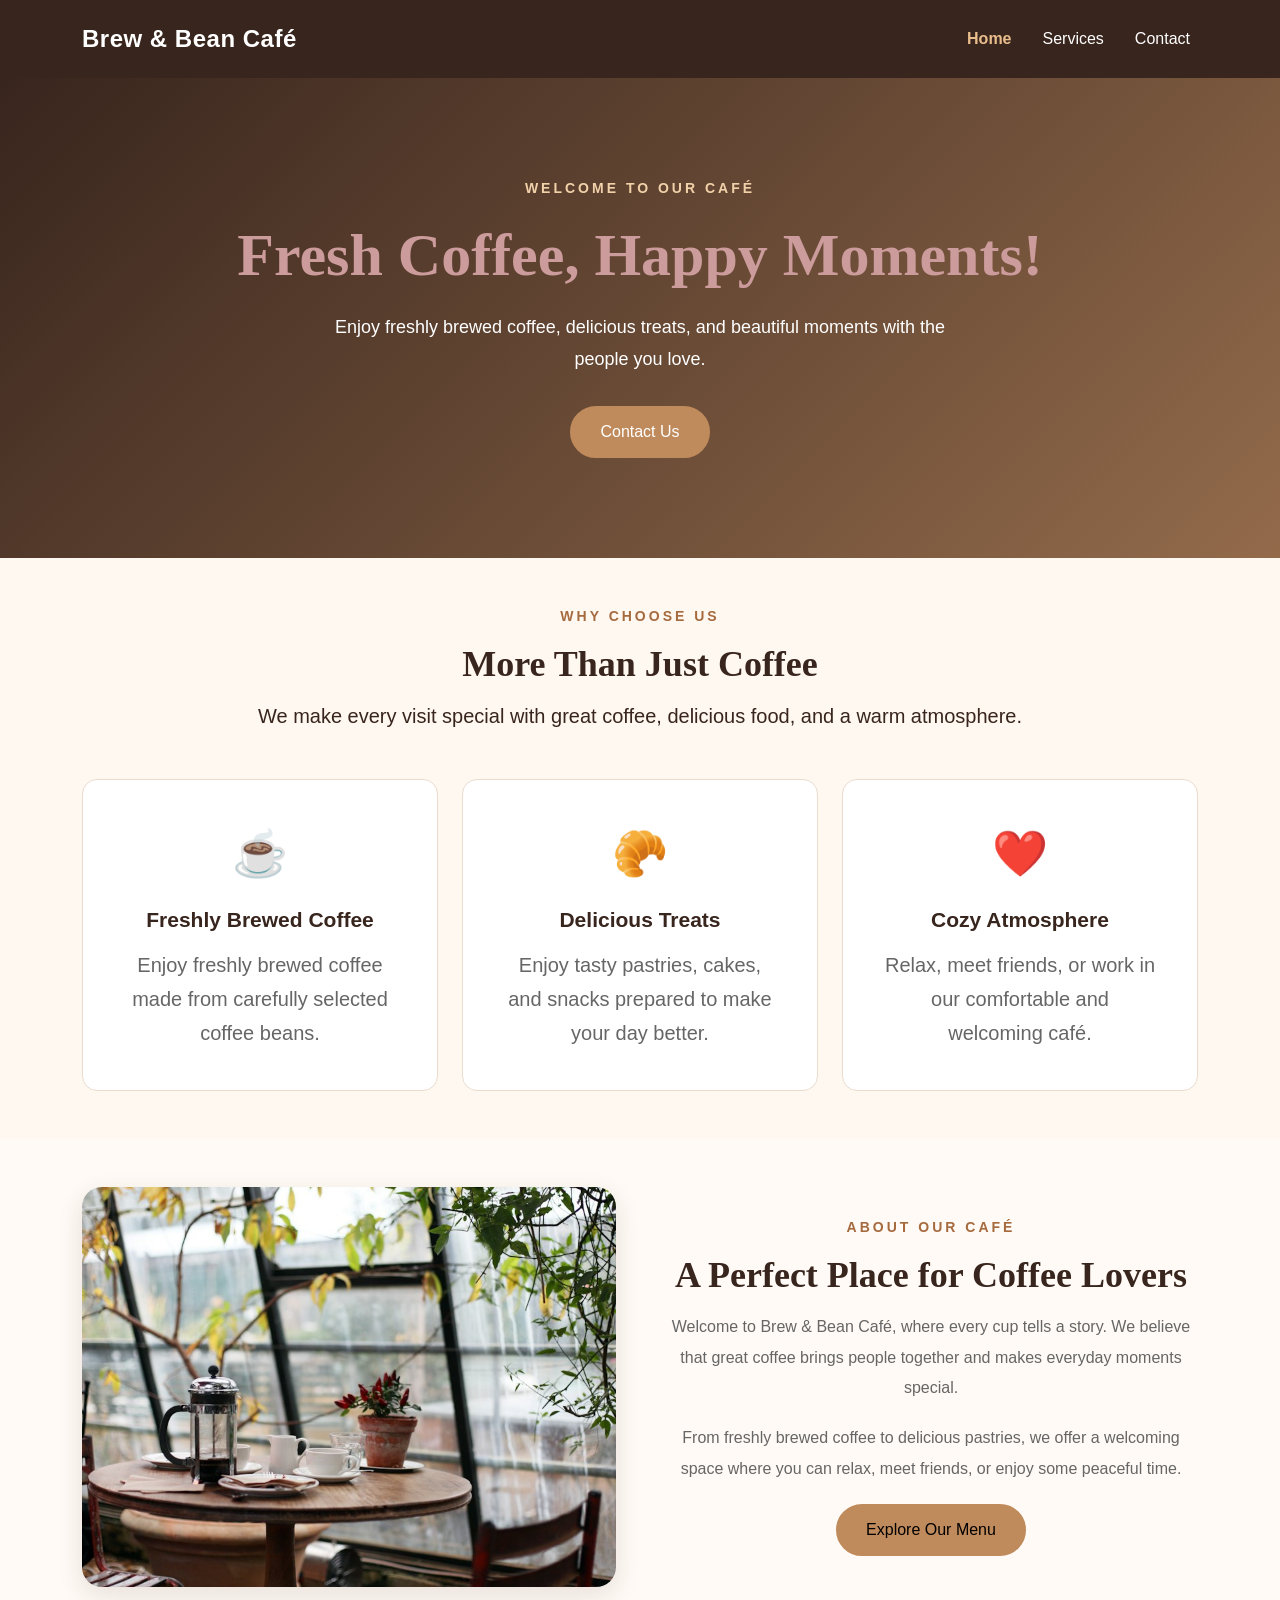
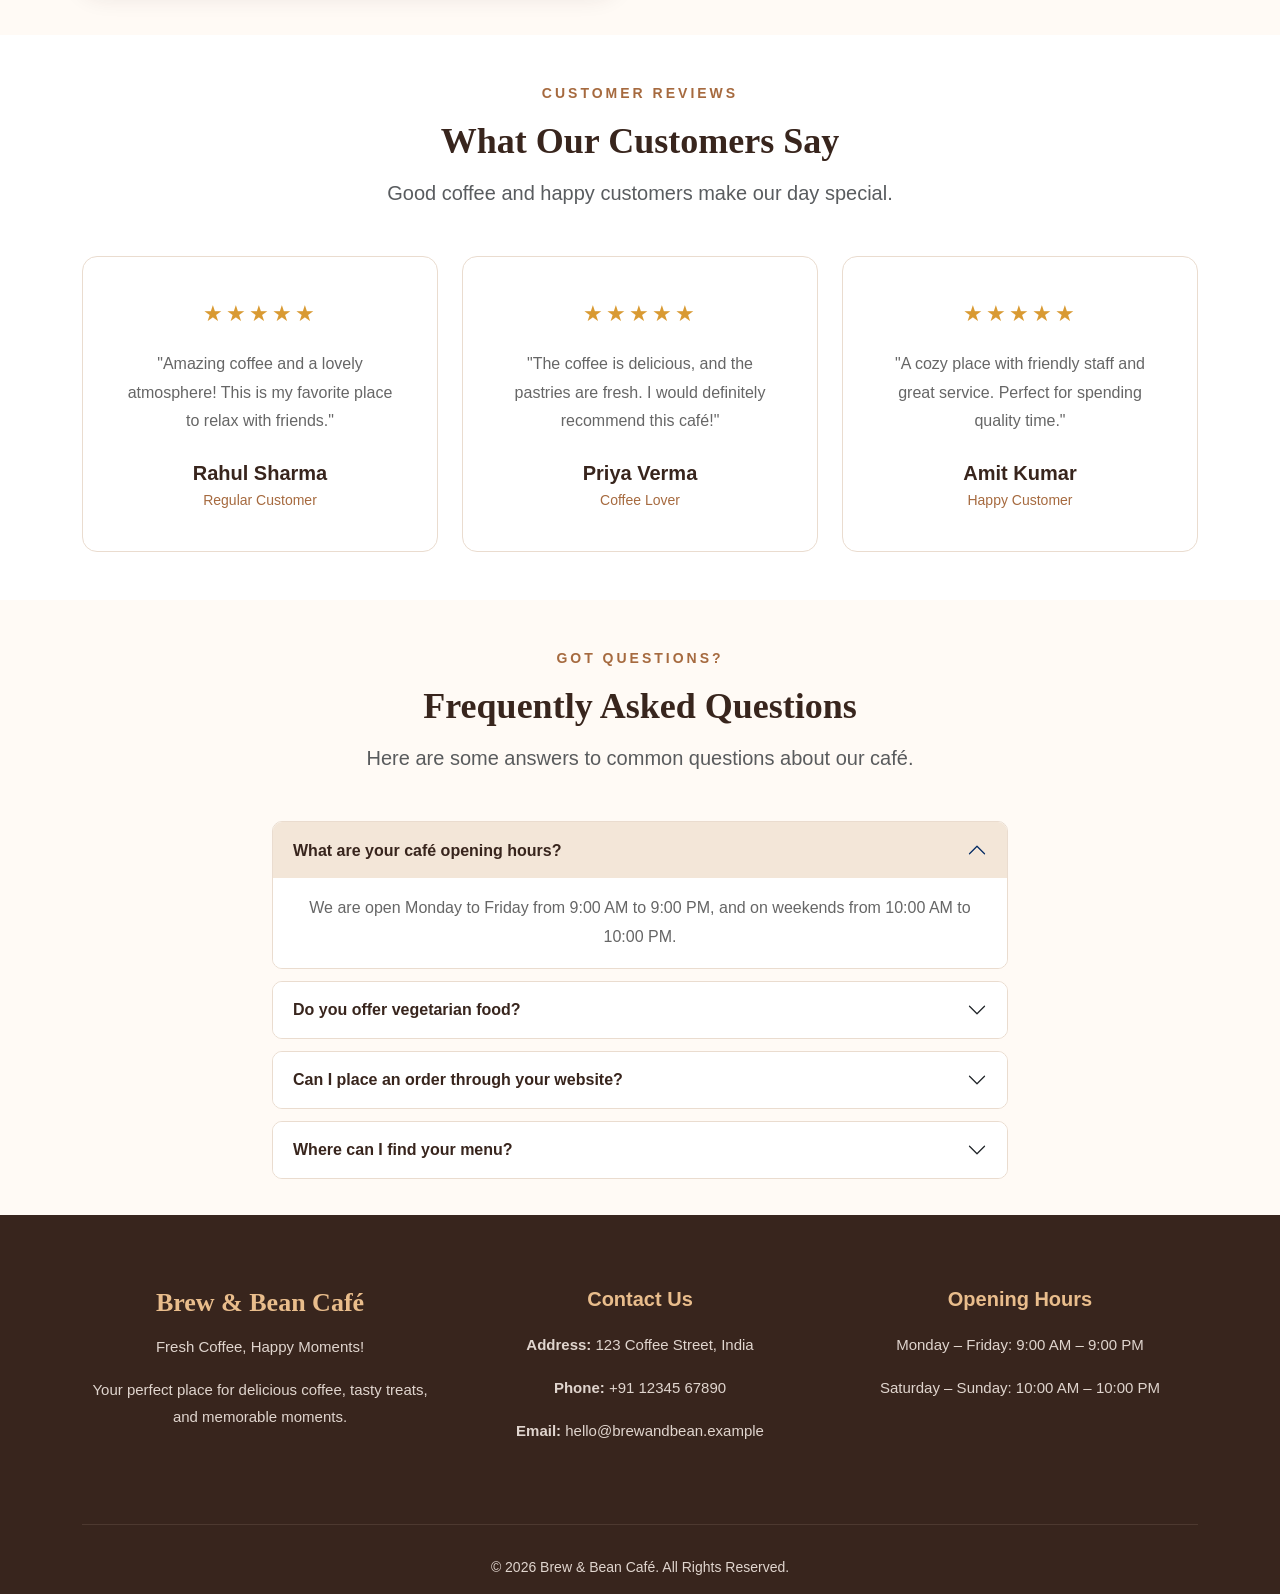
<file: index.html>
<!doctype html>
<html lang="en">
  <head>
    <meta charset="UTF-8" />
    <meta name="viewport" content="width=device-width, initial-scale=1.0" />
    <title>Brew & Bean Cafe</title>
    <!-- Bootstrap CSS -->
    <link
      href="https://cdn.jsdelivr.net/npm/bootstrap@5.3.8/dist/css/bootstrap.min.css"
      rel="stylesheet"
    />

    <!-- Custom CSS -->
    <link rel="stylesheet" href="style.css" />
  </head>
  <body>
    <!-- Navbar Start -->
    <nav class="navbar navbar-expand-lg navbar-dark cafe-navbar">
      <div class="container">
        <!-- Brand Name -->
        <a class="navbar-brand cafe-brand" href="index.html">
          Brew & Bean Café
        </a>

        <!-- Mobile Hamburger Button -->
        <button
          class="navbar-toggler"
          type="button"
          data-bs-toggle="collapse"
          data-bs-target="#mainNavbar"
          aria-controls="mainNavbar"
          aria-expanded="false"
          aria-label="Toggle navigation"
        >
          <span class="navbar-toggler-icon"></span>
        </button>

        <!-- Navbar Links -->
        <div class="collapse navbar-collapse" id="mainNavbar">
          <ul class="navbar-nav ms-auto">
            <li class="nav-item">
              <a class="nav-link active" aria-current="page" href="index.html"
                >Home</a
              >
            </li>

            <li class="nav-item">
              <a class="nav-link" href="services.html">Services</a>
            </li>

            <li class="nav-item">
              <a class="nav-link" href="contact.html">Contact</a>
            </li>
          </ul>
        </div>
      </div>
    </nav>
    <!-- Navbar End -->

    <!-- Hero Section Start -->
    <header class="hero-section text-center">
      <div class="container">
        <p class="hero-label">WELCOME TO OUR CAFÉ</p>

        <h1>Fresh Coffee, Happy Moments!</h1>

        <p class="hero-description">
          Enjoy freshly brewed coffee, delicious treats, and beautiful moments
          with the people you love.
        </p>

        <a href="contact.html" class="btn cafe-button"> Contact Us </a>
      </div>
    </header>
    <!-- Hero Section End -->

    <section class="why-choose-us py-5">
      <div class="container">
        <div class="text-center mb-5">
          <p class="section-label">WHY CHOOSE US</p>
          <h2 class="section-heading">More Than Just Coffee</h2>
          <p>
            We make every visit special with great coffee, delicious food, and a
            warm atmosphere.
          </p>
        </div>

        <div class="row g-4">
          <div class="col-12 col-md-6 col-lg-4">
            <div class="card feature-card h-100 text-center p-4">
              <div class="card-body">
                <div class="feature-icon">☕</div>
                <h3 class="card-title">Freshly Brewed Coffee</h3>
                <p class="card-text">
                  Enjoy freshly brewed coffee made from carefully selected
                  coffee beans.
                </p>
              </div>
            </div>
          </div>

          <div class="col-12 col-md-6 col-lg-4">
            <div class="card feature-card h-100 text-center p-4">
              <div class="card-body">
                <div class="feature-icon">🥐</div>
                <h3 class="card-title">Delicious Treats</h3>
                <p class="card-text">
                  Enjoy tasty pastries, cakes, and snacks prepared to make your
                  day better.
                </p>
              </div>
            </div>
          </div>

          <div class="col-12 col-md-6 col-lg-4">
            <div class="card feature-card h-100 text-center p-4">
              <div class="card-body">
                <div class="feature-icon">❤️</div>
                <h3 class="card-title">Cozy Atmosphere</h3>
                <p class="card-text">
                  Relax, meet friends, or work in our comfortable and welcoming
                  café.
                </p>
              </div>
            </div>
          </div>
        </div>
      </div>
    </section>

    <!-- About Us Section -->
    <section class="about-section py-5">
      <div class="container">
        <div class="row align-items-center g-5">
          <!-- Café Image -->
          <div class="col-12 col-lg-6">
            <img
              src="/images/main.jpeg"
              alt="Café Interior"
              class="img-fluid about-image"
            />
          </div>

          <!-- About Content -->
          <div class="col-12 col-lg-6">
            <p class="section-label">ABOUT OUR CAFÉ</p>

            <h2 class="section-heading">A Perfect Place for Coffee Lovers</h2>

            <p class="about-text">
              Welcome to Brew & Bean Café, where every cup tells a story. We
              believe that great coffee brings people together and makes
              everyday moments special.
            </p>

            <p class="about-text">
              From freshly brewed coffee to delicious pastries, we offer a
              welcoming space where you can relax, meet friends, or enjoy some
              peaceful time.
            </p>

            <a href="services.html" class="btn cafe-button text-black">
              Explore Our Menu
            </a>
          </div>
        </div>
      </div>
    </section>

    <!-- Customer Reviews Section -->
    <section class="reviews-section py-5">
      <div class="container">
        <div class="text-center mb-5">
          <p class="section-label">CUSTOMER REVIEWS</p>
          <h2 class="section-heading">What Our Customers Say</h2>
          <p class="text-muted">
            Good coffee and happy customers make our day special.
          </p>
        </div>

        <div class="row g-4">
          <!-- Review 1 -->
          <div class="col-12 col-md-6 col-lg-4">
            <div class="card review-card h-100 p-4">
              <div class="card-body">
                <div class="review-stars">★★★★★</div>

                <p class="review-text">
                  "Amazing coffee and a lovely atmosphere! This is my favorite
                  place to relax with friends."
                </p>

                <h5 class="review-name">Rahul Sharma</h5>
                <p class="review-role">Regular Customer</p>
              </div>
            </div>
          </div>

          <!-- Review 2 -->
          <div class="col-12 col-md-6 col-lg-4">
            <div class="card review-card h-100 p-4">
              <div class="card-body">
                <div class="review-stars">★★★★★</div>

                <p class="review-text">
                  "The coffee is delicious, and the pastries are fresh. I would
                  definitely recommend this café!"
                </p>

                <h5 class="review-name">Priya Verma</h5>
                <p class="review-role">Coffee Lover</p>
              </div>
            </div>
          </div>

          <!-- Review 3 -->
          <div class="col-12 col-md-6 col-lg-4">
            <div class="card review-card h-100 p-4">
              <div class="card-body">
                <div class="review-stars">★★★★★</div>

                <p class="review-text">
                  "A cozy place with friendly staff and great service. Perfect
                  for spending quality time."
                </p>

                <h5 class="review-name">Amit Kumar</h5>
                <p class="review-role">Happy Customer</p>
              </div>
            </div>
          </div>
        </div>
      </div>
    </section>

    
    <!-- FAQ Section -->
    <section class="faq-section py-5">
      <div class="container">
        <div class="text-center mb-5">
          <p class="section-label">GOT QUESTIONS?</p>
          <h2 class="section-heading">Frequently Asked Questions</h2>
          <p class="text-muted">
            Here are some answers to common questions about our café.
          </p>
        </div>

        <div class="row justify-content-center">
          <div class="col-12 col-lg-8">
            <div class="accordion" id="faqAccordion">
              <!-- Question 1 -->
              <div class="accordion-item">
                <h3 class="accordion-header">
                  <button
                    class="accordion-button"
                    type="button"
                    data-bs-toggle="collapse"
                    data-bs-target="#faqOne"
                    aria-expanded="true"
                    aria-controls="faqOne"
                  >
                    What are your café opening hours?
                  </button>
                </h3>

                <div
                  id="faqOne"
                  class="accordion-collapse collapse show"
                  data-bs-parent="#faqAccordion"
                >
                  <div class="accordion-body">
                    We are open Monday to Friday from 9:00 AM to 9:00 PM, and on
                    weekends from 10:00 AM to 10:00 PM.
                  </div>
                </div>
              </div>

              <!-- Question 2 -->
              <div class="accordion-item">
                <h3 class="accordion-header">
                  <button
                    class="accordion-button collapsed"
                    type="button"
                    data-bs-toggle="collapse"
                    data-bs-target="#faqTwo"
                    aria-expanded="false"
                    aria-controls="faqTwo"
                  >
                    Do you offer vegetarian food?
                  </button>
                </h3>

                <div
                  id="faqTwo"
                  class="accordion-collapse collapse"
                  data-bs-parent="#faqAccordion"
                >
                  <div class="accordion-body">
                    Yes, our menu includes vegetarian options such as grilled
                    sandwiches, pastries, cakes, and more.
                  </div>
                </div>
              </div>

              <!-- Question 3 -->
              <div class="accordion-item">
                <h3 class="accordion-header">
                  <button
                    class="accordion-button collapsed"
                    type="button"
                    data-bs-toggle="collapse"
                    data-bs-target="#faqThree"
                    aria-expanded="false"
                    aria-controls="faqThree"
                  >
                    Can I place an order through your website?
                  </button>
                </h3>

                <div
                  id="faqThree"
                  class="accordion-collapse collapse"
                  data-bs-parent="#faqAccordion"
                >
                  <div class="accordion-body">
                    You can explore our menu and contact us through the Contact
                    page to discuss an order. Online ordering is not enabled
                    yet.
                  </div>
                </div>
              </div>

              <!-- Question 4 -->
              <div class="accordion-item">
                <h3 class="accordion-header">
                  <button
                    class="accordion-button collapsed"
                    type="button"
                    data-bs-toggle="collapse"
                    data-bs-target="#faqFour"
                    aria-expanded="false"
                    aria-controls="faqFour"
                  >
                    Where can I find your menu?
                  </button>
                </h3>

                <div
                  id="faqFour"
                  class="accordion-collapse collapse"
                  data-bs-parent="#faqAccordion"
                >
                  <div class="accordion-body">
                    Visit our Services page to explore our coffee, pastries,
                    sandwiches, and prices.
                  </div>
                </div>
              </div>
            </div>
          </div>
        </div>
      </div>
    </section>

    <!-- Footer Section -->
    <footer class="cafe-footer">
      <div class="container">
        <div class="row g-4 py-5">
          <!-- Café Information -->
          <div class="col-12 col-md-6 col-lg-4">
            <h3 class="footer-brand">Brew & Bean Café</h3>
            <p class="footer-text">Fresh Coffee, Happy Moments!</p>
            <p class="footer-text">
              Your perfect place for delicious coffee, tasty treats, and
              memorable moments.
            </p>
          </div>

          <!-- Contact Details -->
          <div class="col-12 col-md-6 col-lg-4">
            <h4 class="footer-heading">Contact Us</h4>

            <p class="footer-text">
              <strong>Address:</strong> 123 Coffee Street, India
            </p>

            <p class="footer-text">
              <strong>Phone:</strong>
              <a href="tel:+911234567890">+91 12345 67890</a>
            </p>

            <p class="footer-text">
              <strong>Email:</strong>
              <a href="mailto:hello@brewandbean.example">
                hello@brewandbean.example
              </a>
            </p>
          </div>

          <!-- Opening Hours -->
          <div class="col-12 col-md-6 col-lg-4">
            <h4 class="footer-heading">Opening Hours</h4>

            <p class="footer-text">Monday – Friday: 9:00 AM – 9:00 PM</p>

            <p class="footer-text">Saturday – Sunday: 10:00 AM – 10:00 PM</p>
          </div>
        </div>

        <hr class="footer-divider" />

        <div class="text-center py-3">
          <p class="footer-copyright mb-0">
            &copy; 2026 Brew & Bean Café. All Rights Reserved.
          </p>
        </div>
      </div>
    </footer>

    <!-- Bootstrap JavaScript Bundle  -->
    <script src="https://cdn.jsdelivr.net/npm/bootstrap@5.3.8/dist/js/bootstrap.bundle.min.js"></script>
  </body>
</html>
</file>
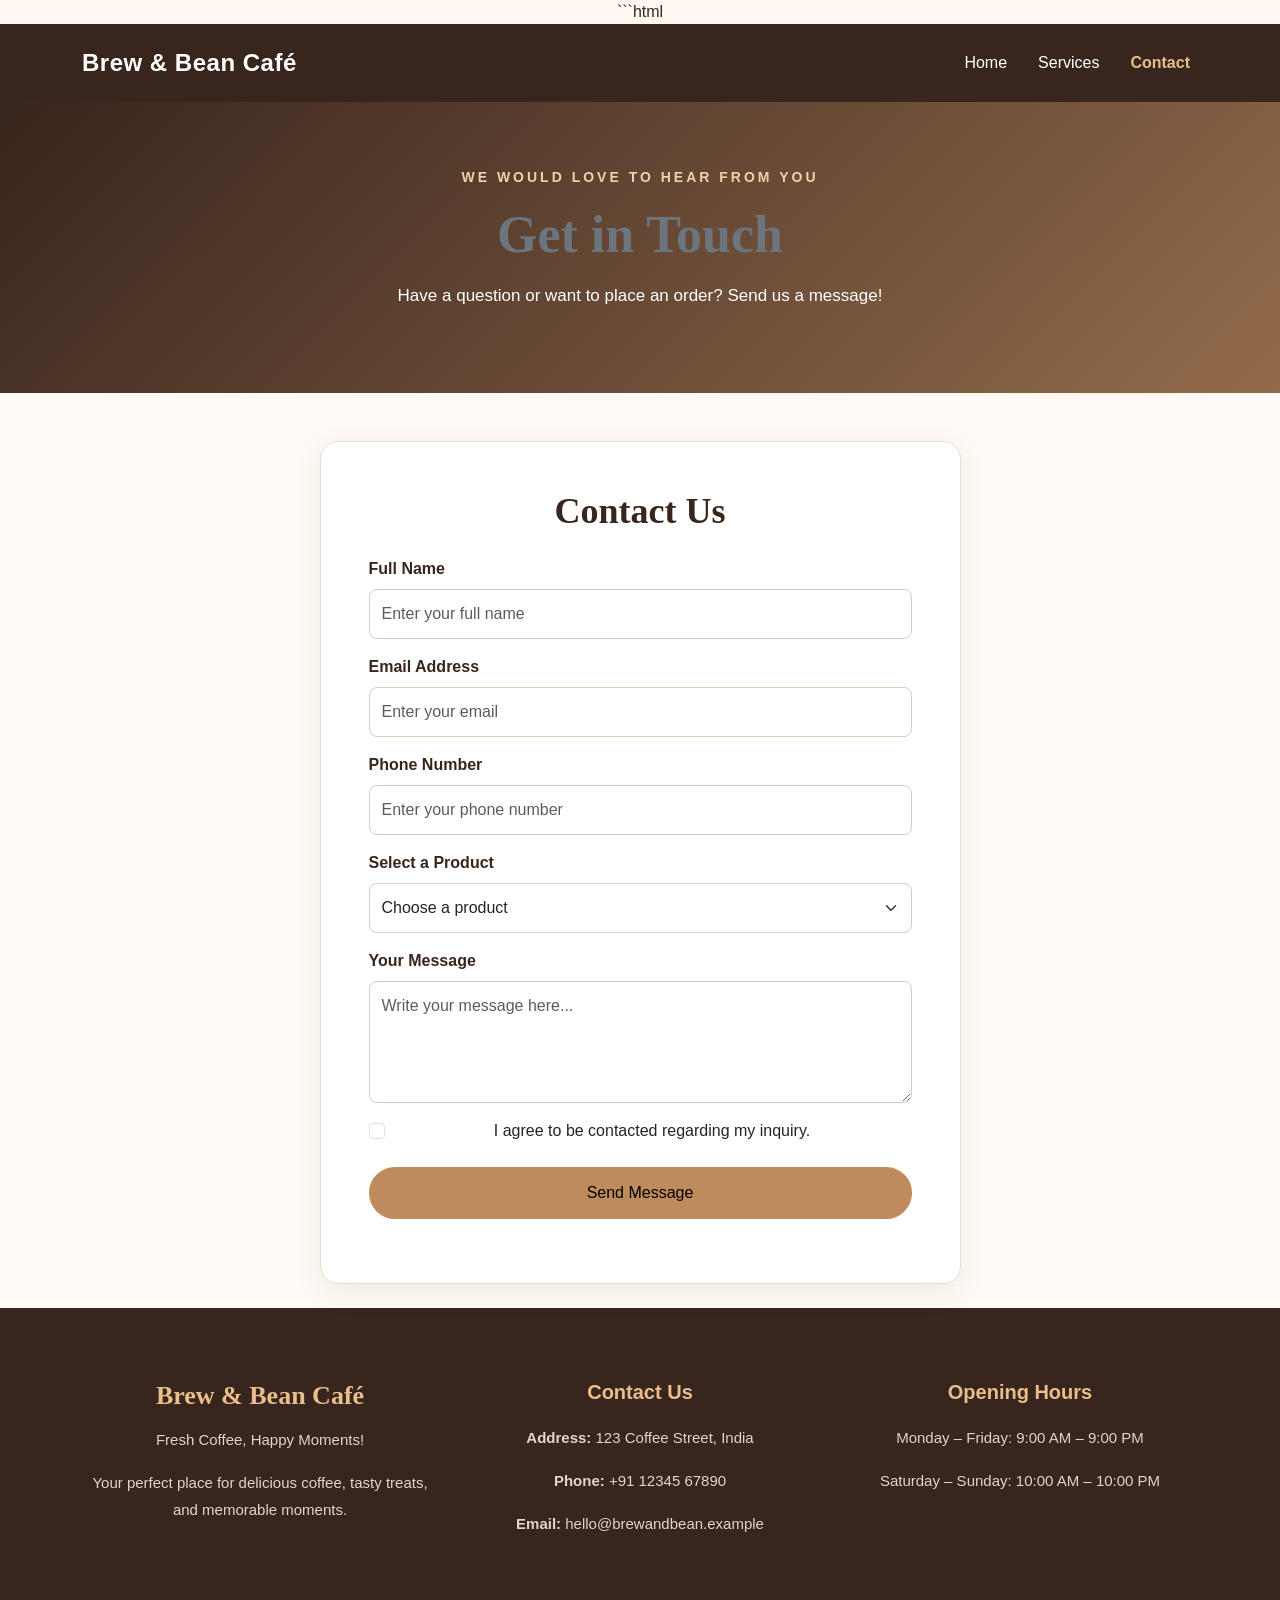
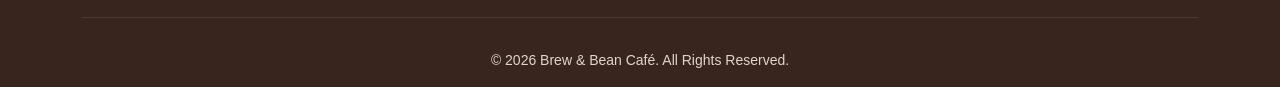
<file: contact.html>
```html
<!doctype html>
<html lang="en">
  <head>
    <meta charset="UTF-8" />
    <meta name="viewport" content="width=device-width, initial-scale=1.0" />

    <title>Contact Us | Brew & Bean Café</title>

    <!-- Bootstrap CSS -->
    <link
      href="https://cdn.jsdelivr.net/npm/bootstrap@5.3.8/dist/css/bootstrap.min.css"
      rel="stylesheet"
    />

    <!-- Custom CSS -->
    <link rel="stylesheet" href="style.css" />
  </head>

  <body>
    <!-- Navbar -->
    <nav class="navbar navbar-expand-lg navbar-dark cafe-navbar">
      <div class="container">
        <a class="navbar-brand cafe-brand" href="index.html">
          Brew & Bean Café
        </a>

        <button
          class="navbar-toggler"
          type="button"
          data-bs-toggle="collapse"
          data-bs-target="#mainNavbar"
          aria-controls="mainNavbar"
          aria-expanded="false"
          aria-label="Toggle navigation"
        >
          <span class="navbar-toggler-icon"></span>
        </button>

        <div class="collapse navbar-collapse" id="mainNavbar">
          <ul class="navbar-nav ms-auto">
            <li class="nav-item">
              <a class="nav-link" href="index.html">Home</a>
            </li>

            <li class="nav-item">
              <a class="nav-link" href="services.html">Services</a>
            </li>

            <li class="nav-item">
              <a class="nav-link active" aria-current="page" href="contact.html"
                >Contact</a
              >
            </li>
          </ul>
        </div>
      </div>
    </nav>

    <!-- Contact Hero -->
    <header class="contact-hero text-center">
      <div class="container">
        <p class="hero-label">WE WOULD LOVE TO HEAR FROM YOU</p>

        <h1 class="text-secondary">Get in Touch</h1>

        <p>Have a question or want to place an order? Send us a message!</p>
      </div>
    </header>

    <!-- Contact Form -->
    <section class="contact-section py-5">
      <div class="container">
        <div class="row justify-content-center">
          <div class="col-12 col-md-10 col-lg-7">
            <div class="card contact-card">
              <div class="card-body p-4 p-md-5">
                <h2 class="section-heading text-center mb-4">Contact Us</h2>

                <form id="contactForm">
                  <!-- Name -->
                  <div class="mb-3">
                    <label for="name" class="form-label"> Full Name </label>

                    <input
                      type="text"
                      class="form-control"
                      id="name"
                      name="name"
                      placeholder="Enter your full name"
                      required
                    />
                  </div>

                  <!-- Email -->
                  <div class="mb-3">
                    <label for="email" class="form-label">
                      Email Address
                    </label>

                    <input
                      type="email"
                      class="form-control"
                      id="email"
                      name="email"
                      placeholder="Enter your email"
                      required
                    />
                  </div>

                  <!-- Phone -->
                  <div class="mb-3">
                    <label for="phone" class="form-label"> Phone Number </label>

                    <input
                      type="tel"
                      class="form-control"
                      id="phone"
                      name="phone"
                      placeholder="Enter your phone number"
                      required
                    />
                  </div>

                  <!-- Service Dropdown -->
                  <div class="mb-3">
                    <label for="service" class="form-label">
                      Select a Product
                    </label>

                    <select
                      class="form-select"
                      id="service"
                      name="service"
                      required
                    >
                      <option value="" selected disabled>
                        Choose a product
                      </option>

                      <option value="Classic Cappuccino">
                        Classic Cappuccino
                      </option>

                      <option value="Iced Latte">Iced Latte</option>

                      <option value="Chocolate Cake">Chocolate Cake</option>

                      <option value="Butter Croissant">Butter Croissant</option>

                      <option value="Grilled Sandwich">Grilled Sandwich</option>

                      <option value="Masala Chai">Masala Chai</option>
                    </select>
                  </div>

                  <!-- Message -->
                  <div class="mb-3">
                    <label for="message" class="form-label">
                      Your Message
                    </label>

                    <textarea
                      class="form-control"
                      id="message"
                      name="message"
                      rows="4"
                      placeholder="Write your message here..."
                      required
                    ></textarea>
                  </div>

                  <!-- Checkbox -->
                  <div class="form-check mb-4">
                    <input
                      class="form-check-input"
                      type="checkbox"
                      id="agreement"
                      required
                    />

                    <label class="form-check-label" for="agreement">
                      I agree to be contacted regarding my inquiry.
                    </label>
                  </div>

                  <!-- Submit Button -->
                  <button
                    type="submit"
                    class="btn cafe-button w-100 text-black"
                  >
                    Send Message
                  </button>
                </form>
              </div>
            </div>
          </div>
        </div>
      </div>
    </section>

    <!-- Thank You Modal -->
    <div
      class="modal fade"
      id="thankYouModal"
      tabindex="-1"
      aria-labelledby="thankYouModalLabel"
      aria-hidden="true"
    >
      <div class="modal-dialog modal-dialog-centered">
        <div class="modal-content">
          <div class="modal-header">
            <h5 class="modal-title" id="thankYouModalLabel">Thank You!</h5>

            <button
              type="button"
              class="btn-close"
              data-bs-dismiss="modal"
              aria-label="Close"
            ></button>
          </div>

          <div class="modal-body text-center">
            <div class="thank-you-icon">☕</div>

            <h4>Message Received!</h4>

            <p>
              Thank you for contacting Brew & Bean Café. We appreciate your
              interest!
            </p>
          </div>

          <div class="modal-footer">
            <button
              type="button"
              class="btn cafe-button"
              data-bs-dismiss="modal"
            >
              Close
            </button>
          </div>
        </div>
      </div>
    </div>

    <!-- Footer -->
    <footer class="cafe-footer">
      <div class="container">
        <div class="row g-4 py-5">
          <div class="col-12 col-md-6 col-lg-4">
            <h3 class="footer-brand">Brew & Bean Café</h3>

            <p class="footer-text">Fresh Coffee, Happy Moments!</p>

            <p class="footer-text">
              Your perfect place for delicious coffee, tasty treats, and
              memorable moments.
            </p>
          </div>

          <div class="col-12 col-md-6 col-lg-4">
            <h4 class="footer-heading">Contact Us</h4>

            <p class="footer-text">
              <strong>Address:</strong> 123 Coffee Street, India
            </p>

            <p class="footer-text">
              <strong>Phone:</strong>
              <a href="tel:+911234567890">+91 12345 67890</a>
            </p>

            <p class="footer-text">
              <strong>Email:</strong>
              <a href="mailto:hello@brewandbean.example">
                hello@brewandbean.example
              </a>
            </p>
          </div>

          <div class="col-12 col-md-6 col-lg-4">
            <h4 class="footer-heading">Opening Hours</h4>

            <p class="footer-text">Monday – Friday: 9:00 AM – 9:00 PM</p>

            <p class="footer-text">Saturday – Sunday: 10:00 AM – 10:00 PM</p>
          </div>
        </div>

        <hr class="footer-divider" />

        <div class="text-center py-3">
          <p class="footer-copyright mb-0">
            &copy; 2026 Brew & Bean Café. All Rights Reserved.
          </p>
        </div>
      </div>
    </footer>

    <!-- Bootstrap JavaScript -->
    <script src="https://cdn.jsdelivr.net/npm/bootstrap@5.3.8/dist/js/bootstrap.bundle.min.js"></script>

    <!-- Form JavaScript -->
    <script>
      const contactForm = document.getElementById("contactForm");

      contactForm.addEventListener("submit", function (event) {
        event.preventDefault();

        // Get form data
        const formData = new FormData(contactForm);

        // Convert form data into an object
        const data = Object.fromEntries(formData.entries());

        // Display form data in console
        console.log("Contact Form Data:", data);

        // Show thank-you modal
        const modalElement = document.getElementById("thankYouModal");
        const thankYouModal = new bootstrap.Modal(modalElement);

        thankYouModal.show();

        // Reset the form
        contactForm.reset();
      });
    </script>
  </body>
</html>
</file>
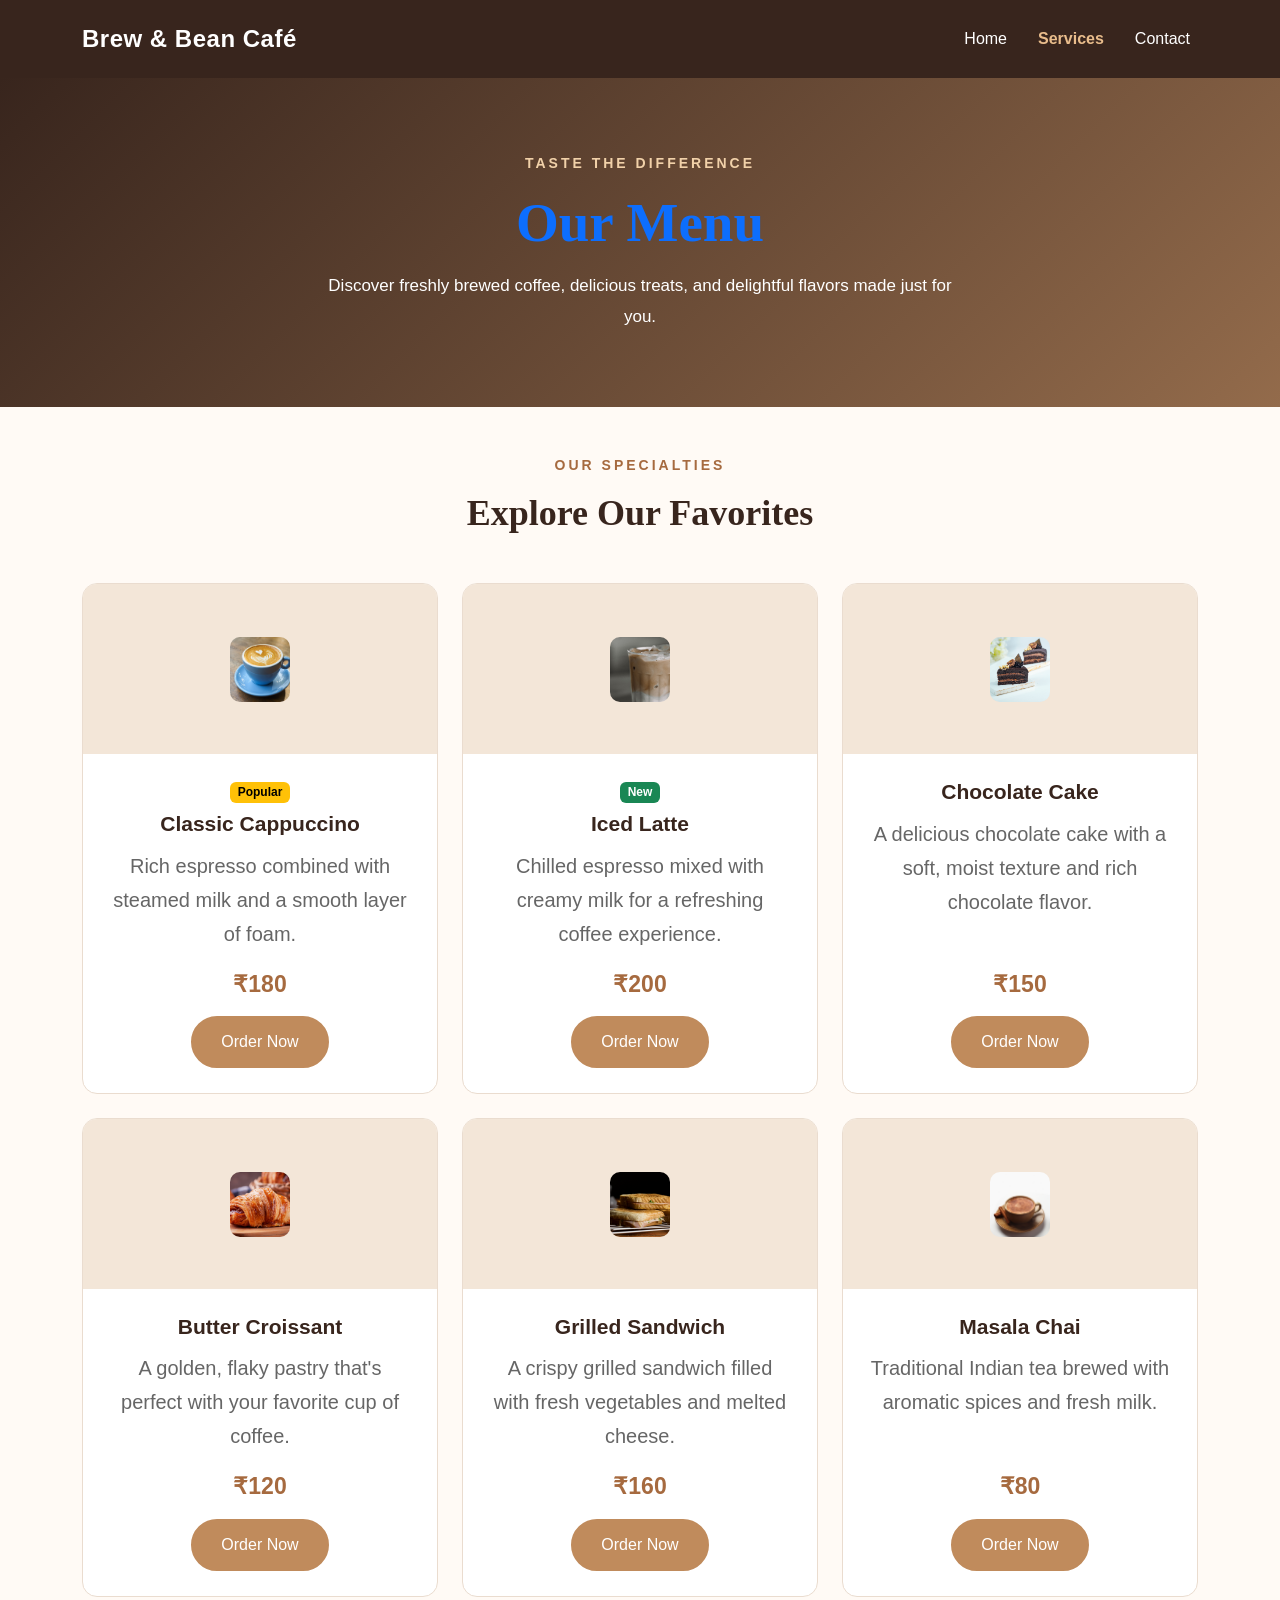
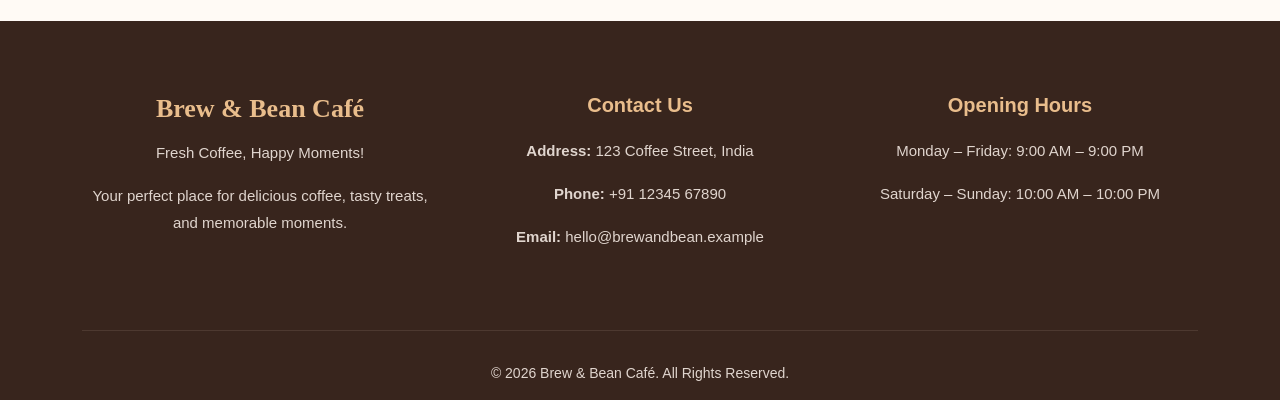
<file: services.html>
<!doctype html>
<html lang="en">
  <head>
    <meta charset="UTF-8" />
    <meta name="viewport" content="width=device-width, initial-scale=1.0" />

    <title>Our Menu | Brew & Bean Café</title>

    <!-- Bootstrap CSS -->
    <link
      href="https://cdn.jsdelivr.net/npm/bootstrap@5.3.8/dist/css/bootstrap.min.css"
      rel="stylesheet"
    />

    <!-- Custom CSS -->
    <link rel="stylesheet" href="style.css" />
  </head>

  <body>
    <!-- Navbar -->
    <nav class="navbar navbar-expand-lg navbar-dark cafe-navbar">
      <div class="container">
        <a class="navbar-brand cafe-brand" href="index.html">
          Brew & Bean Café
        </a>

        <button
          class="navbar-toggler"
          type="button"
          data-bs-toggle="collapse"
          data-bs-target="#mainNavbar"
          aria-controls="mainNavbar"
          aria-expanded="false"
          aria-label="Toggle navigation"
        >
          <span class="navbar-toggler-icon"></span>
        </button>

        <div class="collapse navbar-collapse" id="mainNavbar">
          <ul class="navbar-nav ms-auto">
            <li class="nav-item">
              <a class="nav-link" href="index.html">Home</a>
            </li>

            <li class="nav-item">
              <a
                class="nav-link active"
                aria-current="page"
                href="services.html"
                >Services</a
              >
            </li>

            <li class="nav-item">
              <a class="nav-link" href="contact.html">Contact</a>
            </li>
          </ul>
        </div>
      </div>
    </nav>

    <!-- Services Hero -->
    <header class="services-hero text-center">
      <div class="container">
        <p class="hero-label">TASTE THE DIFFERENCE</p>

        <h1 class="text-primary">Our Menu</h1>

        <p class="services-intro">
          Discover freshly brewed coffee, delicious treats, and delightful
          flavors made just for you.
        </p>
      </div>
    </header>

    <!-- Products Section -->
    <section class="menu-section py-5">
      <div class="container">
        <div class="text-center mb-5">
          <p class="section-label">OUR SPECIALTIES</p>
          <h2 class="section-heading">Explore Our Favorites</h2>
        </div>

        <div class="row g-4">
          <!-- Product 1 -->
          <div class="col-12 col-md-6 col-lg-4">
            <div class="card menu-card h-100">
              <div class="menu-image-placeholder">
                <img src="images/coffee.jpg" alt="Espresso" width="60" height="65" />
              </div>

              <div class="card-body d-flex flex-column">
                <div class="mb-2">
                  <span class="badge text-bg-warning"> Popular </span>
                </div>

                <h3 class="card-title">Classic Cappuccino</h3>

                <p class="card-text">
                  Rich espresso combined with steamed milk and a smooth layer of
                  foam.
                </p>

                <div class="mt-auto">
                  <p class="menu-price">₹180</p>

                  <a href="contact.html" class="btn cafe-button"> Order Now </a>
                </div>
              </div>
            </div>
          </div>

          <!-- Product 2 -->
          <div class="col-12 col-md-6 col-lg-4">
            <div class="card menu-card h-100">
              <div class="menu-image-placeholder">
                <img src="images/iced.jpg" alt="Iced Latte" width="60px" height="65px" />
              </div>

              <div class="card-body d-flex flex-column">
                <div class="mb-2">
                  <span class="badge text-bg-success">New</span>
                </div>

                <h3 class="card-title">Iced Latte</h3>

                <p class="card-text">
                  Chilled espresso mixed with creamy milk for a refreshing
                  coffee experience.
                </p>

                <div class="mt-auto">
                  <p class="menu-price">₹200</p>

                  <a href="contact.html" class="btn cafe-button"> Order Now </a>
                </div>
              </div>
            </div>
          </div>

          <!-- Product 3 -->
          <div class="col-12 col-md-6 col-lg-4">
            <div class="card menu-card h-100">
              <div class="menu-image-placeholder">
                <img src="images/chocolatecake.jpg" alt="Chocolate Cake" width="60px" height="65px" />
              </div>

              <div class="card-body d-flex flex-column">
                <h3 class="card-title">Chocolate Cake</h3>

                <p class="card-text">
                  A delicious chocolate cake with a soft, moist texture and rich
                  chocolate flavor.
                </p>

                <div class="mt-auto">
                  <p class="menu-price">₹150</p>

                  <a href="contact.html" class="btn cafe-button"> Order Now </a>
                </div>
              </div>
            </div>
          </div>

          <!-- Product 4 -->
          <div class="col-12 col-md-6 col-lg-4">
            <div class="card menu-card h-100">
              <div class="menu-image-placeholder">
                <img src="images/butter.jpg" alt="Butter Croissant" width="60px" height="65px" />
              </div>

              <div class="card-body d-flex flex-column">
                <h3 class="card-title">Butter Croissant</h3>

                <p class="card-text">
                  A golden, flaky pastry that's perfect with your favorite cup
                  of coffee.
                </p>

                <div class="mt-auto">
                  <p class="menu-price">₹120</p>

                  <a href="contact.html" class="btn cafe-button"> Order Now </a>
                </div>
              </div>
            </div>
          </div>

          <!-- Product 5 -->
          <div class="col-12 col-md-6 col-lg-4">
            <div class="card menu-card h-100">
              <div class="menu-image-placeholder">
                <img src="images/sandwich.jpg" alt="Grilled Sandwich" width="60" height="65" />
              </div>

              <div class="card-body d-flex flex-column">
                <h3 class="card-title">Grilled Sandwich</h3>

                <p class="card-text">
                  A crispy grilled sandwich filled with fresh vegetables and
                  melted cheese.
                </p>

                <div class="mt-auto">
                  <p class="menu-price">₹160</p>

                  <a href="contact.html" class="btn cafe-button"> Order Now </a>
                </div>
              </div>
            </div>
          </div>

          <!-- Product 6 -->
          <div class="col-12 col-md-6 col-lg-4">
            <div class="card menu-card h-100">
              <div class="menu-image-placeholder">
                <img src="images/chai.jpg" alt="Masala Chai" width="60" height="65" />
              </div>

              <div class="card-body d-flex flex-column">
                <h3 class="card-title">Masala Chai</h3>

                <p class="card-text">
                  Traditional Indian tea brewed with aromatic spices and fresh
                  milk.
                </p>

                <div class="mt-auto">
                  <p class="menu-price">₹80</p>

                  <a href="contact.html" class="btn cafe-button"> Order Now </a>
                </div>
              </div>
            </div>
          </div>
        </div>
      </div>
    </section>

    <!-- Footer -->
    <footer class="cafe-footer">
      <div class="container">
        <div class="row g-4 py-5">
          <div class="col-12 col-md-6 col-lg-4">
            <h3 class="footer-brand">Brew & Bean Café</h3>

            <p class="footer-text">Fresh Coffee, Happy Moments!</p>

            <p class="footer-text">
              Your perfect place for delicious coffee, tasty treats, and
              memorable moments.
            </p>
          </div>

          <div class="col-12 col-md-6 col-lg-4">
            <h4 class="footer-heading">Contact Us</h4>

            <p class="footer-text">
              <strong>Address:</strong> 123 Coffee Street, India
            </p>

            <p class="footer-text">
              <strong>Phone:</strong>
              <a href="tel:+911234567890">+91 12345 67890</a>
            </p>

            <p class="footer-text">
              <strong>Email:</strong>
              <a href="mailto:hello@brewandbean.example">
                hello@brewandbean.example
              </a>
            </p>
          </div>

          <div class="col-12 col-md-6 col-lg-4">
            <h4 class="footer-heading">Opening Hours</h4>

            <p class="footer-text">Monday – Friday: 9:00 AM – 9:00 PM</p>

            <p class="footer-text">Saturday – Sunday: 10:00 AM – 10:00 PM</p>
          </div>
        </div>

        <hr class="footer-divider" />

        <div class="text-center py-3">
          <p class="footer-copyright mb-0">
            &copy; 2026 Brew & Bean Café. All Rights Reserved.
          </p>
        </div>
      </div>
    </footer>

    <!-- Bootstrap JavaScript -->
    <script src="https://cdn.jsdelivr.net/npm/bootstrap@5.3.8/dist/js/bootstrap.bundle.min.js"></script>
  </body>
</html>
</file>
<file: style.css>
body {
    font-family: Arial, sans-serif;
    background-color: #fff8f0;
    color: #38251d;
    text-align: center;
   
}

h1 {
    font-size: 42px;
    color: #6f4e37;
}

p {
    font-size: 20px;
}
/* Navbar Styling */
.cafe-navbar {
    background-color: #38251d;
    padding: 16px 0;
    position: sticky;
    top: 0;
    z-index: 1000;
    
}

.cafe-brand {
    font-size: 24px;
    font-weight: bold;
    letter-spacing: 0.5px;
}

.cafe-navbar .nav-link {
    color: white;
    margin-left: 15px;
    transition: color 0.3s ease;
}

.cafe-navbar .nav-link:hover {
    color: #e9bd8c;
}

.cafe-navbar .nav-link.active {
    color: #e9bd8c;
    font-weight: bold;
}

/* Hero Section */
.hero-section {
    background: linear-gradient(135deg, #38251d, #936b4b);
    color: white;
    padding: 100px 20px;
}

.hero-label {
    color: #f1d1a9;
    font-size: 14px;
    font-weight: bold;
    letter-spacing: 3px;
}

.hero-section h1 {
    font-family: Georgia, serif;
    font-size: clamp(32px, 5vw, 60px);
    font-weight: bold;
    color: #cc9b9b;
    margin: 20px 0;
}

.hero-description {
    max-width: 650px;
    margin: 0 auto 30px;
    font-size: 18px;
    line-height: 1.8;
}

.cafe-button {
    background-color: #c08b5c;
    color:white;
    padding: 12px 28px;
    border: 2px solid #c08b5c;
    border-radius: 30px;
    transition: 0.3s ease;
}

.cafe-button:hover {
    background-color: transparent;
    color: black;
    border-color: white;
}

/* Mobile Responsive Hero Section */
@media (max-width: 576px) {
    .hero-section {
        padding: 65px 18px;
    }

    .hero-description {
        font-size: 16px;
    }
}
/* Why Choose Us Section */
.section-label {
    color: #a66a3f;
    font-size: 14px;
    font-weight: bold;
    letter-spacing: 3px;
}

.section-heading {
    color: #38251d;
    font-family: Georgia, serif;
    font-size: 36px;
    font-weight: bold;
    margin-bottom: 15px;
}

.feature-card {
    border: 1px solid #eadccf;
    border-radius: 15px;
    transition: transform 0.3s ease, box-shadow 0.3s ease;
}

.feature-card:hover {
    transform: translateY(-8px);
    box-shadow: 0 8px 25px rgba(56, 37, 29, 0.12);
}

.feature-icon {
    font-size: 45px;
    margin-bottom: 20px;
}

.feature-card .card-title {
    color: #38251d;
    font-size: 21px;
    font-weight: bold;
    margin-bottom: 15px;
}

.feature-card .card-text {
    color: #666;
    line-height: 1.7;
}

/* About Us Section */
.about-section {
    background-color: #fffaf5;
}

 .about-image {
    width: 100%;
    height: 400px;
    object-fit: cover;
    border-radius: 20px;
    box-shadow: 0 8px 25px rgba(56, 37, 29, 0.12);
    transition: transform 1s;
} 
.about-image:hover {
    transform: scale(1.05);
}




.about-text {
    color: #666;
    font-size: 16px;
    line-height: 1.9;
    margin-bottom: 20px;
}

@media (max-width: 576px) {
    .about-image {
        height: 280px;
    }

    .section-heading {
        font-size: 29px;
    }
}
/* Customer Reviews Section */
.reviews-section {
    background-color: #ffffff;
}

.review-card {
    border: 1px solid #eadccf;
    border-radius: 15px;
    transition: transform 0.3s ease, box-shadow 0.3s ease;
}

.review-card:hover {
    transform: translateY(-6px);
    box-shadow: 0 8px 25px rgba(56, 37, 29, 0.12);
}

.review-stars {
    color: #d99a32;
    font-size: 22px;
    letter-spacing: 3px;
    margin-bottom: 20px;
}

.review-text {
    color: #666;
    font-size: 16px;
    line-height: 1.8;
    margin-bottom: 25px;
}

.review-name {
    color: #38251d;
    font-weight: bold;
    margin-bottom: 5px;
}

.review-role {
    color: #a66a3f;
    font-size: 14px;
    margin-bottom: 0;
}

/* Footer Section */
.cafe-footer {
    background-color: #38251d;
    color: white;
}

.footer-brand {
    color: #e9bd8c;
    font-family: Georgia, serif;
    font-size: 26px;
    font-weight: bold;
    margin-bottom: 15px;
}

.footer-heading {
    color: #e9bd8c;
    font-size: 20px;
    font-weight: bold;
    margin-bottom: 20px;
}

.footer-text {
    color: #e0d5ce;
    font-size: 15px;
    line-height: 1.8;
}

.footer-text a {
    color: #e0d5ce;
    text-decoration: none;
    transition: color 0.3s ease;
}

.footer-text a:hover {
    color: #e9bd8c;
}

.footer-divider {
    border-color: #8b7569;
}

.footer-copyright {
    color: #e0d5ce;
    font-size: 14px;
}


/* Services Page Hero */
.services-hero {
    background: linear-gradient(135deg, #38251d, #936b4b);
    color: white;
    padding: 75px 20px;
}

.services-hero h1 {
    font-family: Georgia, serif;
    font-size: clamp(36px, 5vw, 55px);
    font-weight: bold;
    margin: 15px 0;
}

.services-intro {
    max-width: 650px;
    margin: 0 auto;
    font-size: 17px;
    line-height: 1.8;
}

/* Menu Section */
.menu-section {
    background-color: #fffaf5;
}

.menu-card {
    border: 1px solid #eadccf;
    border-radius: 15px;
    overflow: hidden;
    transition: transform 0.3s ease, box-shadow 0.3s ease;
}

.menu-card:hover {
    transform: translateY(-6px);
    box-shadow: 0 8px 25px rgba(56, 37, 29, 0.12);
}

.menu-image-placeholder {
    height: 170px;
    background-color: #f3e6d8;
    display: flex;
    align-items: center;
    justify-content: center;
    font-size: 65px;
}
.menu-image-placeholder img {
    max-height: 100%;
    max-width: 100%;
    object-fit: cover;
    background: none;
    border-radius: 10px;
}

.menu-card .card-body {
    padding: 25px;
}

.menu-card .card-title {
    color: #38251d;
    font-size: 21px;
    font-weight: bold;
    margin-bottom: 12px;
}

.menu-card .card-text {
    color: #666;
    line-height: 1.7;
}

.menu-price {
    color: #a66a3f;
    font-size: 23px;
    font-weight: bold;
    margin-bottom: 15px;
}



/* Contact Page Hero */
.contact-hero {
    background: linear-gradient(135deg, #38251d, #936b4b);
    color: white;
    padding: 65px 20px;
}

.contact-hero h1 {
    font-family: Georgia, serif;
    font-size: clamp(36px, 5vw, 52px);
    font-weight: bold;
    margin: 15px 0;
}

.contact-hero p:last-child {
    font-size: 17px;
    line-height: 1.8;
}

/* Contact Form Section */
.contact-section {
    background-color: #fffaf5;
}

.contact-card {
    border: 1px solid #eadccf;
    border-radius: 18px;
    box-shadow: 0 8px 30px rgba(56, 37, 29, 0.08);
}

.contact-card .form-label {
    float: left;
    color: #38251d;
    font-weight: 600;
}

.contact-card .form-control,
.contact-card .form-select {
    padding: 12px;
    border-radius: 8px;
    border-color: #ddcabb;
}

.contact-card .form-control:focus,
.contact-card .form-select:focus {
    border-color: #a66a3f;
    box-shadow: 0 0 0 0.2rem rgba(166, 106, 63, 0.15);
}

.contact-card .form-check-input:checked {
    background-color: #936b4b;
    border-color: #2a589d99;
}

/* Thank You Modal */
.modal-content {
    border: none;
    border-radius: 16px;
    overflow: hidden;
}

.modal-header {
    background-color: #38251d;
    color: white;
}

.modal-header .btn-close {
    filter: invert(1);
}

.modal-body {
    padding: 30px;
}

.modal-body h4 {
    color: #38251d;
    font-weight: bold;
    margin-bottom: 12px;
}

.thank-you-icon {
    font-size: 48px;
    margin-bottom: 15px;
}

.modal-footer {
    border-top: 1px solid #eadccf;
}

/* FAQ Accordion Section */
.faq-section {
    background-color: #fffaf5;
}

.faq-section .accordion-item {
    border: 1px solid #eadccf;
    margin-bottom: 12px;
    border-radius: 10px;
    overflow: hidden;
}

.faq-section .accordion-button {
    color: #38251d;
    font-weight: 600;
    padding: 18px 20px;
}

.faq-section .accordion-button:not(.collapsed) {
    background-color: #f3e6d8;
    color: #38251d;
    box-shadow: none;
}

.faq-section .accordion-button:focus {
    border-color: #c08b5c;
    box-shadow: 0 0 0 0.2rem rgba(192, 139, 92, 0.15);
}

.faq-section .accordion-body {
    color: #666;
    line-height: 1.8;
    background-color: #fff;
}
</file>
